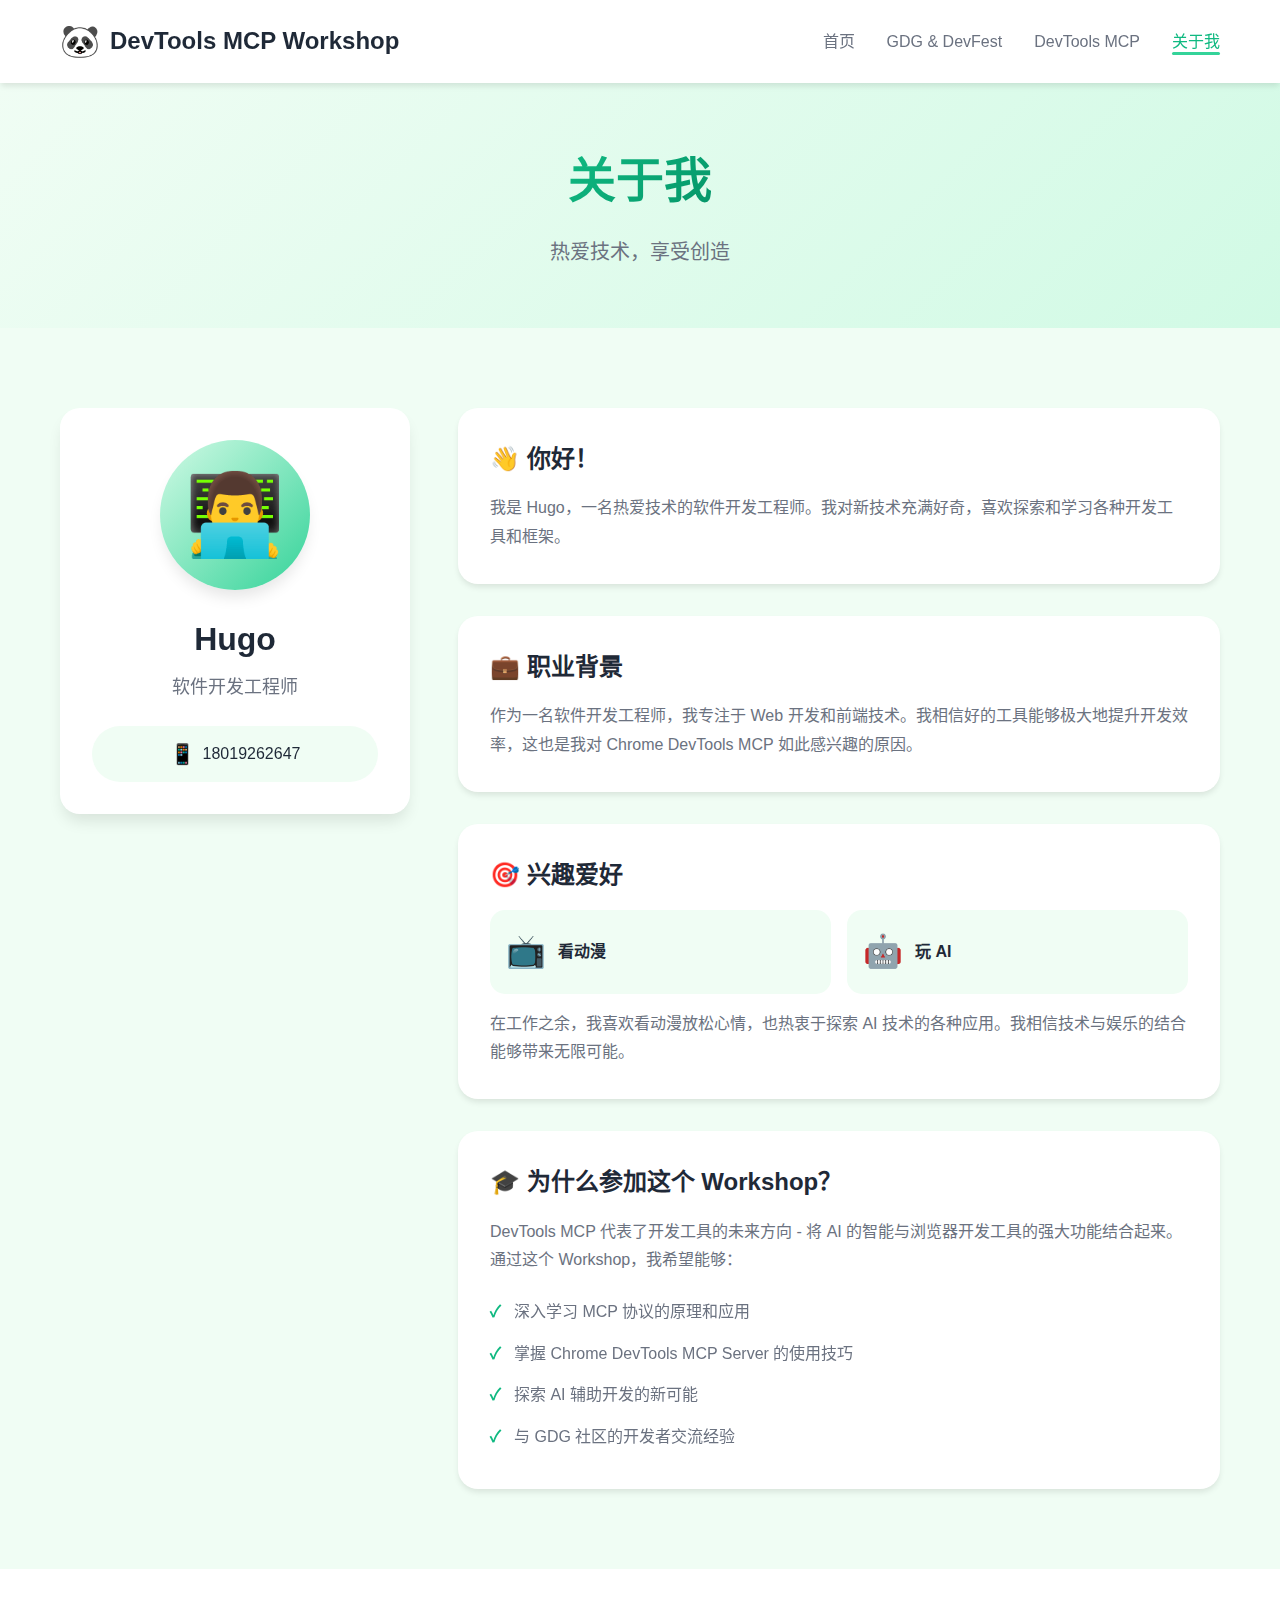
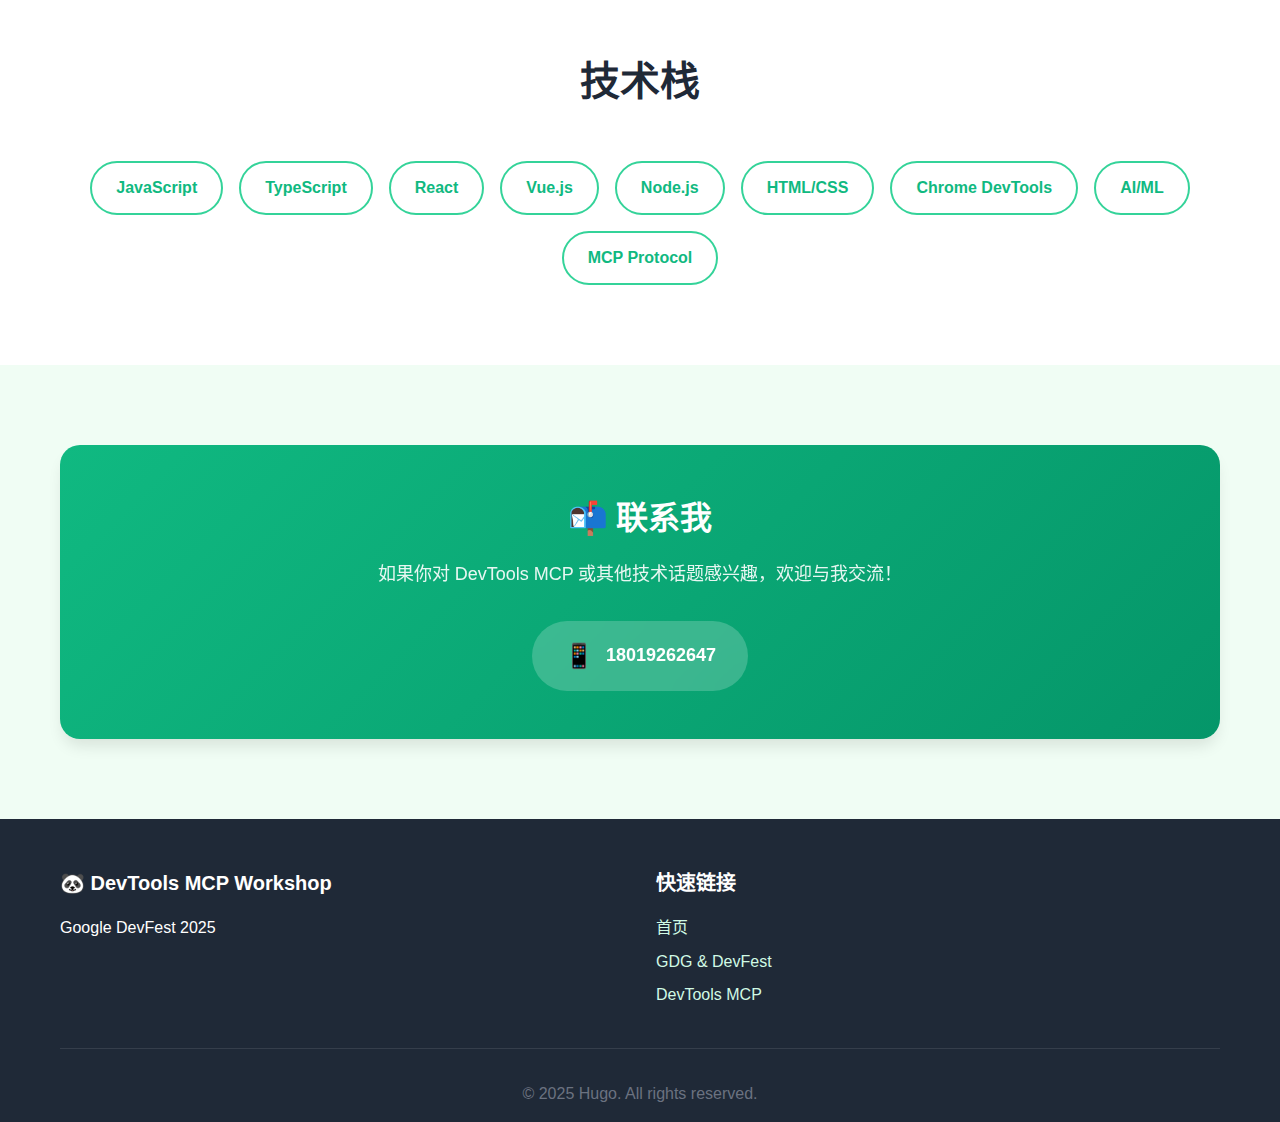
<file: about-me.html>
<!DOCTYPE html>
<html lang="zh-CN">
<head>
    <meta charset="UTF-8">
    <meta name="viewport" content="width=device-width, initial-scale=1.0">
    <title>关于我 - Chrome DevTools MCP Workshop</title>
    <link rel="stylesheet" href="styles.css">
</head>
<body>
    <!-- 导航栏 -->
    <nav class="navbar">
        <div class="container">
            <div class="logo">
                <span class="panda-icon">🐼</span>
                <span class="logo-text">DevTools MCP Workshop</span>
            </div>
            <ul class="nav-links">
                <li><a href="index.html">首页</a></li>
                <li><a href="gdg-devfest.html">GDG & DevFest</a></li>
                <li><a href="devtools-mcp.html">DevTools MCP</a></li>
                <li><a href="about-me.html" class="active">关于我</a></li>
            </ul>
        </div>
    </nav>

    <!-- 页面标题 -->
    <section class="page-header">
        <div class="container">
            <h1 class="page-title">
                <span class="gradient-text">关于我</span>
            </h1>
            <p class="page-subtitle">热爱技术，享受创造</p>
        </div>
    </section>

    <!-- 个人简介 -->
    <section class="content-section">
        <div class="container">
            <div class="profile-container">
                <div class="profile-card">
                    <div class="profile-avatar">
                        <div class="avatar-circle">
                            <span class="avatar-emoji">👨‍💻</span>
                        </div>
                    </div>
                    <h2 class="profile-name">Hugo</h2>
                    <p class="profile-title">软件开发工程师</p>
                    <div class="profile-social">
                        <a href="tel:18019262647" class="social-link">
                            <span class="social-icon">📱</span>
                            <span>18019262647</span>
                        </a>
                    </div>
                </div>
                
                <div class="profile-details">
                    <div class="detail-section">
                        <h3>👋 你好！</h3>
                        <p>我是 Hugo，一名热爱技术的软件开发工程师。我对新技术充满好奇，喜欢探索和学习各种开发工具和框架。</p>
                    </div>
                    
                    <div class="detail-section">
                        <h3>💼 职业背景</h3>
                        <p>作为一名软件开发工程师，我专注于 Web 开发和前端技术。我相信好的工具能够极大地提升开发效率，这也是我对 Chrome DevTools MCP 如此感兴趣的原因。</p>
                    </div>
                    
                    <div class="detail-section">
                        <h3>🎯 兴趣爱好</h3>
                        <div class="hobbies-grid">
                            <div class="hobby-item">
                                <span class="hobby-icon">📺</span>
                                <span class="hobby-text">看动漫</span>
                            </div>
                            <div class="hobby-item">
                                <span class="hobby-icon">🤖</span>
                                <span class="hobby-text">玩 AI</span>
                            </div>
                        </div>
                        <p>在工作之余，我喜欢看动漫放松心情，也热衷于探索 AI 技术的各种应用。我相信技术与娱乐的结合能够带来无限可能。</p>
                    </div>
                    
                    <div class="detail-section">
                        <h3>🎓 为什么参加这个 Workshop？</h3>
                        <p>DevTools MCP 代表了开发工具的未来方向 - 将 AI 的智能与浏览器开发工具的强大功能结合起来。通过这个 Workshop，我希望能够：</p>
                        <ul class="simple-list">
                            <li>深入学习 MCP 协议的原理和应用</li>
                            <li>掌握 Chrome DevTools MCP Server 的使用技巧</li>
                            <li>探索 AI 辅助开发的新可能</li>
                            <li>与 GDG 社区的开发者交流经验</li>
                        </ul>
                    </div>
                </div>
            </div>
        </div>
    </section>

    <!-- 技能标签 -->
    <section class="content-section alt-bg">
        <div class="container">
            <h2 class="section-title">技术栈</h2>
            <div class="tags-container">
                <span class="tag">JavaScript</span>
                <span class="tag">TypeScript</span>
                <span class="tag">React</span>
                <span class="tag">Vue.js</span>
                <span class="tag">Node.js</span>
                <span class="tag">HTML/CSS</span>
                <span class="tag">Chrome DevTools</span>
                <span class="tag">AI/ML</span>
                <span class="tag">MCP Protocol</span>
            </div>
        </div>
    </section>

    <!-- 联系方式 -->
    <section class="content-section">
        <div class="container">
            <div class="contact-box">
                <h2>📬 联系我</h2>
                <p>如果你对 DevTools MCP 或其他技术话题感兴趣，欢迎与我交流！</p>
                <div class="contact-info">
                    <div class="contact-item">
                        <span class="contact-icon">📱</span>
                        <span class="contact-text">18019262647</span>
                    </div>
                </div>
            </div>
        </div>
    </section>

    <!-- 页脚 -->
    <footer class="footer">
        <div class="container">
            <div class="footer-content">
                <div class="footer-section">
                    <h4>🐼 DevTools MCP Workshop</h4>
                    <p>Google DevFest 2025</p>
                </div>
                <div class="footer-section">
                    <h4>快速链接</h4>
                    <ul>
                        <li><a href="index.html">首页</a></li>
                        <li><a href="gdg-devfest.html">GDG & DevFest</a></li>
                        <li><a href="devtools-mcp.html">DevTools MCP</a></li>
                    </ul>
                </div>
            </div>
            <div class="footer-bottom">
                <p>&copy; 2025 Hugo. All rights reserved.</p>
            </div>
        </div>
    </footer>
</body>
</html>
</file>
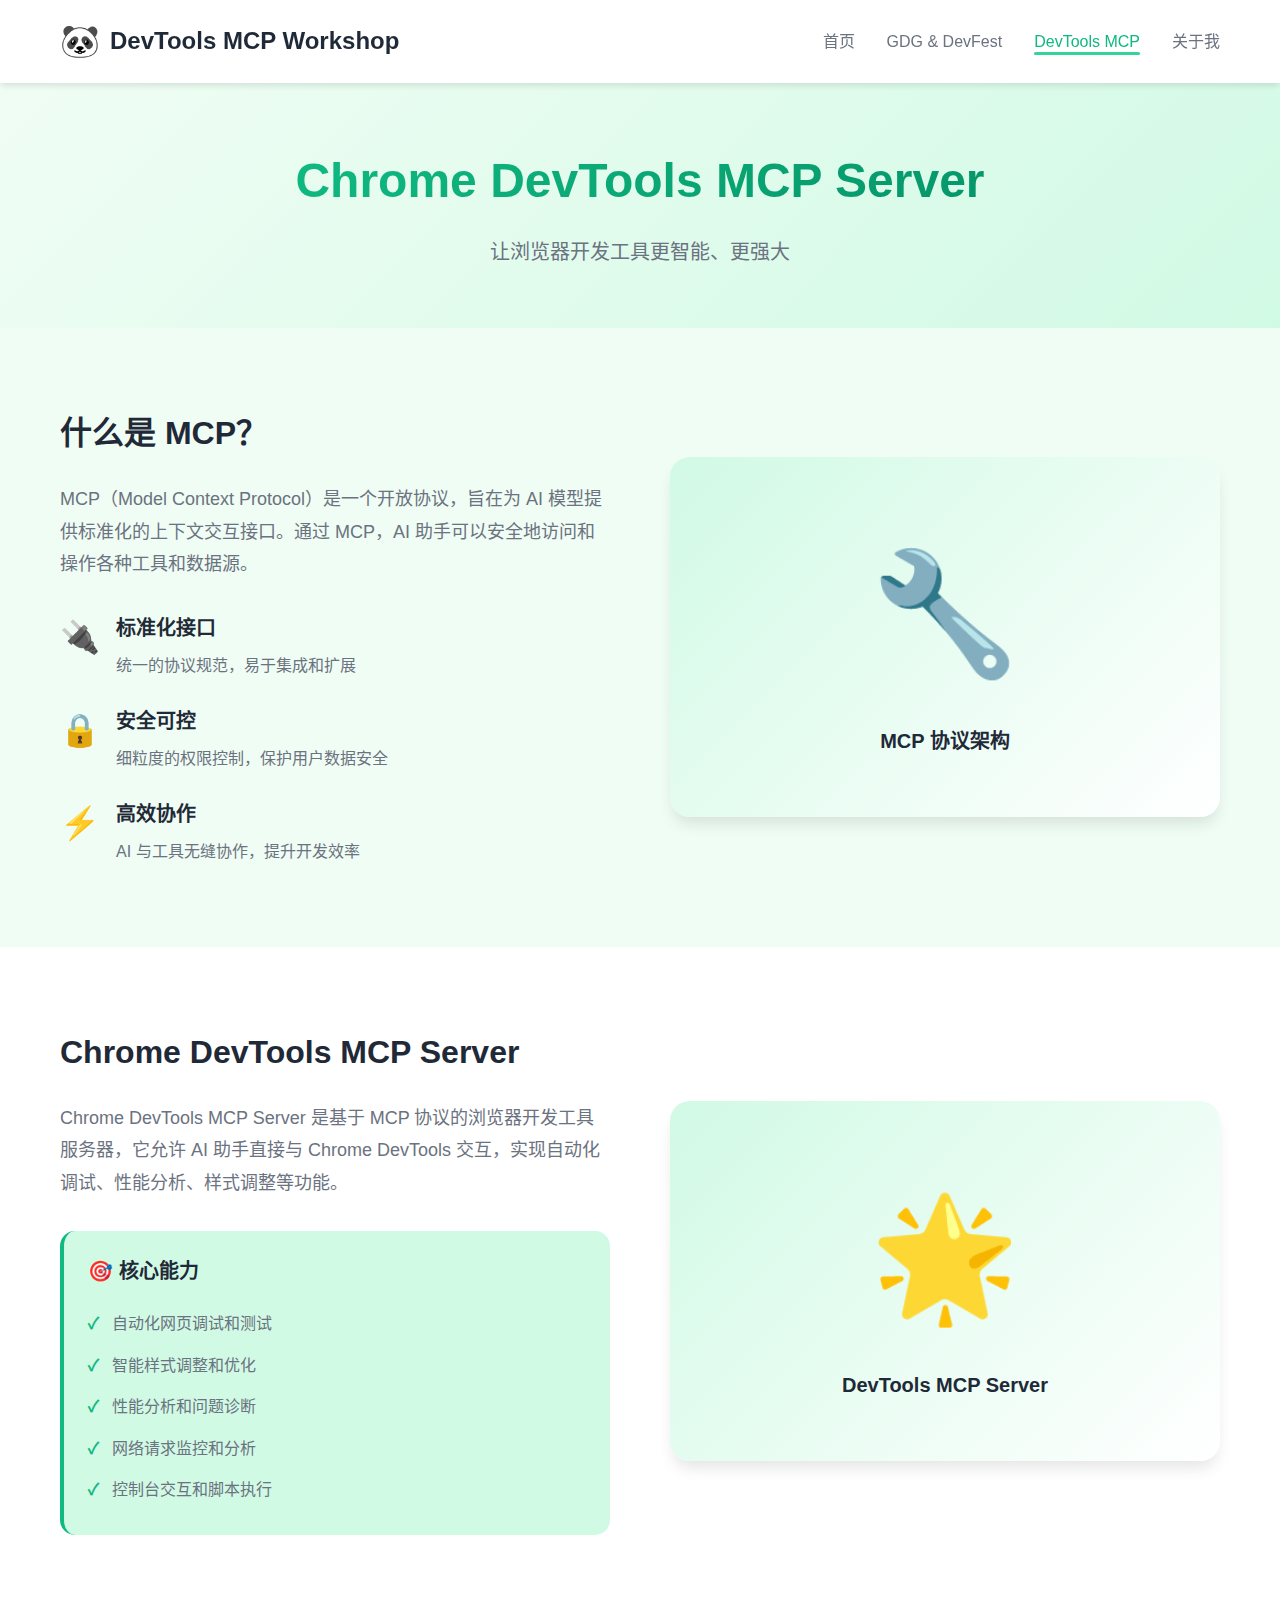
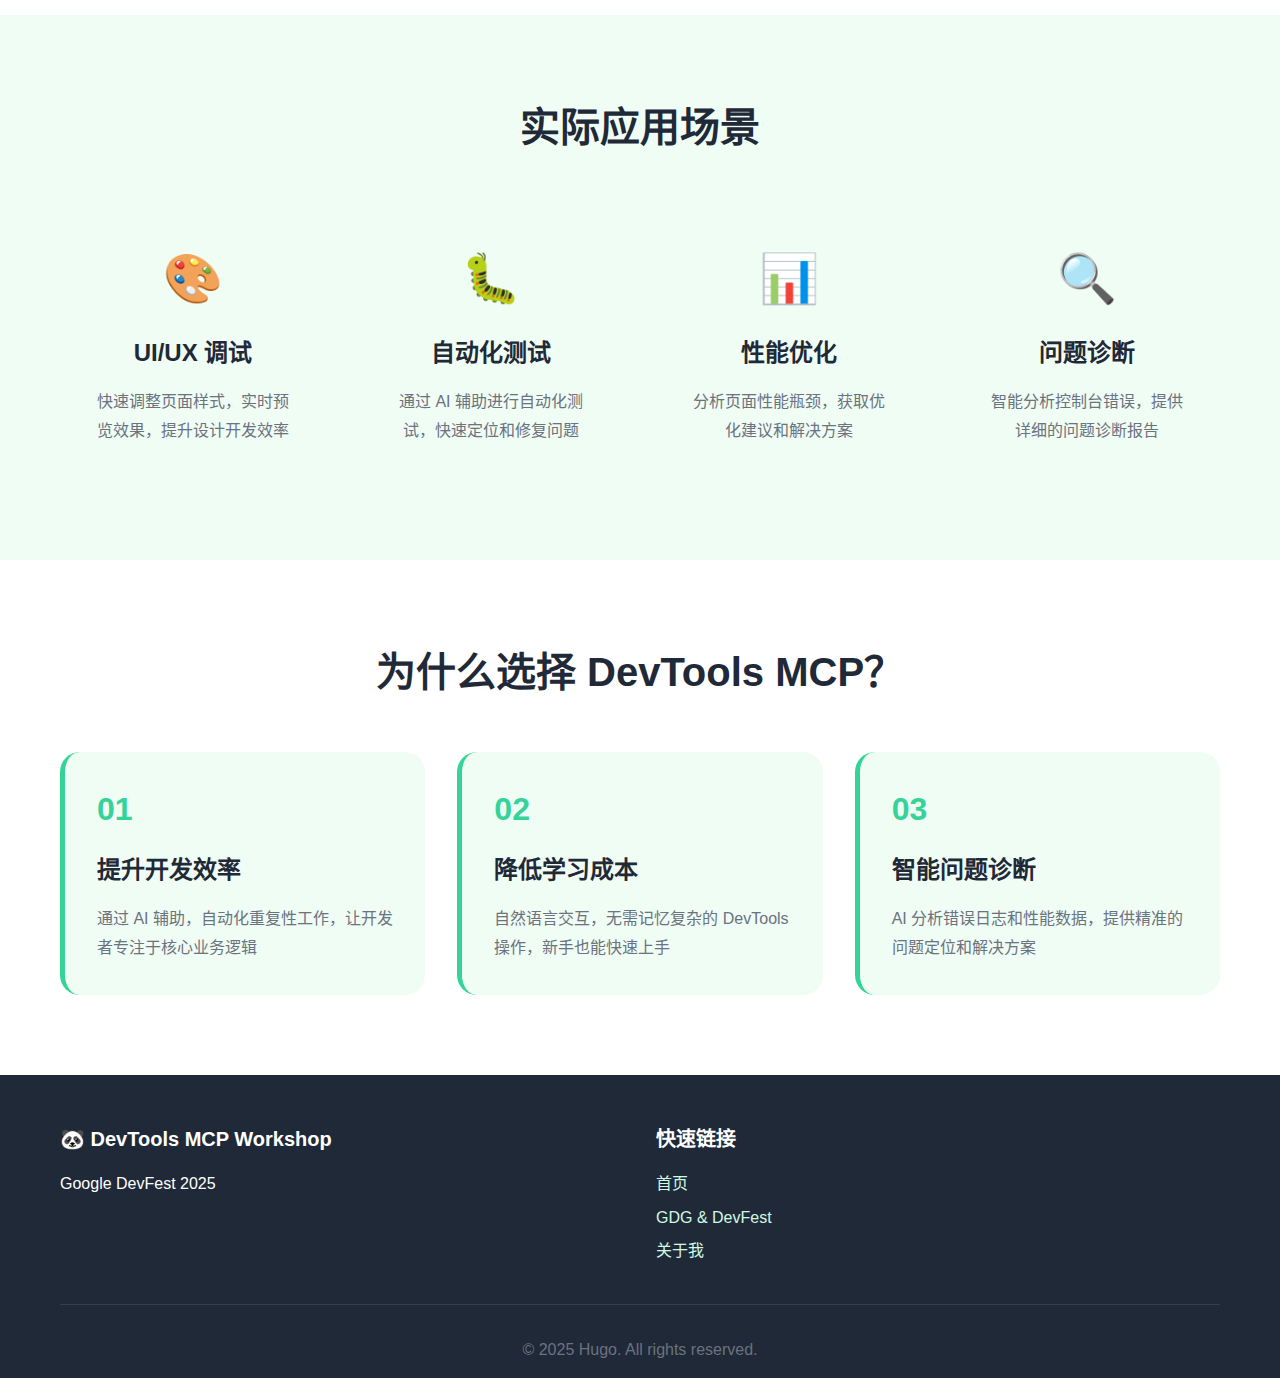
<file: devtools-mcp.html>
<!DOCTYPE html>
<html lang="zh-CN">
<head>
    <meta charset="UTF-8">
    <meta name="viewport" content="width=device-width, initial-scale=1.0">
    <title>DevTools MCP - Chrome DevTools MCP Workshop</title>
    <link rel="stylesheet" href="styles.css">
</head>
<body>
    <!-- 导航栏 -->
    <nav class="navbar">
        <div class="container">
            <div class="logo">
                <span class="panda-icon">🐼</span>
                <span class="logo-text">DevTools MCP Workshop</span>
            </div>
            <ul class="nav-links">
                <li><a href="index.html">首页</a></li>
                <li><a href="gdg-devfest.html">GDG & DevFest</a></li>
                <li><a href="devtools-mcp.html" class="active">DevTools MCP</a></li>
                <li><a href="about-me.html">关于我</a></li>
            </ul>
        </div>
    </nav>

    <!-- 页面标题 -->
    <section class="page-header">
        <div class="container">
            <h1 class="page-title">
                <span class="gradient-text">Chrome DevTools MCP Server</span>
            </h1>
            <p class="page-subtitle">让浏览器开发工具更智能、更强大</p>
        </div>
    </section>

    <!-- MCP 介绍 -->
    <section class="content-section">
        <div class="container">
            <div class="content-grid">
                <div class="content-text">
                    <h2>什么是 MCP？</h2>
                    <p>MCP（Model Context Protocol）是一个开放协议，旨在为 AI 模型提供标准化的上下文交互接口。通过 MCP，AI 助手可以安全地访问和操作各种工具和数据源。</p>
                    <div class="feature-list">
                        <div class="feature-item">
                            <span class="feature-icon">🔌</span>
                            <div>
                                <h4>标准化接口</h4>
                                <p>统一的协议规范，易于集成和扩展</p>
                            </div>
                        </div>
                        <div class="feature-item">
                            <span class="feature-icon">🔒</span>
                            <div>
                                <h4>安全可控</h4>
                                <p>细粒度的权限控制，保护用户数据安全</p>
                            </div>
                        </div>
                        <div class="feature-item">
                            <span class="feature-icon">⚡</span>
                            <div>
                                <h4>高效协作</h4>
                                <p>AI 与工具无缝协作，提升开发效率</p>
                            </div>
                        </div>
                    </div>
                </div>
                <div class="content-image">
                    <div class="image-placeholder">
                        <span class="placeholder-icon">🔧</span>
                        <p>MCP 协议架构</p>
                    </div>
                </div>
            </div>
        </div>
    </section>

    <!-- DevTools MCP Server -->
    <section class="content-section alt-bg">
        <div class="container">
            <div class="content-grid reverse">
                <div class="content-image">
                    <div class="image-placeholder">
                        <span class="placeholder-icon">🌟</span>
                        <p>DevTools MCP Server</p>
                    </div>
                </div>
                <div class="content-text">
                    <h2>Chrome DevTools MCP Server</h2>
                    <p>Chrome DevTools MCP Server 是基于 MCP 协议的浏览器开发工具服务器，它允许 AI 助手直接与 Chrome DevTools 交互，实现自动化调试、性能分析、样式调整等功能。</p>
                    <div class="highlight-box">
                        <h4>🎯 核心能力</h4>
                        <ul class="simple-list">
                            <li>自动化网页调试和测试</li>
                            <li>智能样式调整和优化</li>
                            <li>性能分析和问题诊断</li>
                            <li>网络请求监控和分析</li>
                            <li>控制台交互和脚本执行</li>
                        </ul>
                    </div>
                </div>
            </div>
        </div>
    </section>

    <!-- 使用场景 -->
    <section class="content-section">
        <div class="container">
            <h2 class="section-title">实际应用场景</h2>
            <div class="cards-grid">
                <div class="card">
                    <div class="card-icon">🎨</div>
                    <h3>UI/UX 调试</h3>
                    <p>快速调整页面样式，实时预览效果，提升设计开发效率</p>
                </div>
                <div class="card">
                    <div class="card-icon">🐛</div>
                    <h3>自动化测试</h3>
                    <p>通过 AI 辅助进行自动化测试，快速定位和修复问题</p>
                </div>
                <div class="card">
                    <div class="card-icon">📊</div>
                    <h3>性能优化</h3>
                    <p>分析页面性能瓶颈，获取优化建议和解决方案</p>
                </div>
                <div class="card">
                    <div class="card-icon">🔍</div>
                    <h3>问题诊断</h3>
                    <p>智能分析控制台错误，提供详细的问题诊断报告</p>
                </div>
            </div>
        </div>
    </section>

    <!-- 技术优势 -->
    <section class="content-section alt-bg">
        <div class="container">
            <h2 class="section-title">为什么选择 DevTools MCP？</h2>
            <div class="advantages-grid">
                <div class="advantage-item">
                    <div class="advantage-number">01</div>
                    <h3>提升开发效率</h3>
                    <p>通过 AI 辅助，自动化重复性工作，让开发者专注于核心业务逻辑</p>
                </div>
                <div class="advantage-item">
                    <div class="advantage-number">02</div>
                    <h3>降低学习成本</h3>
                    <p>自然语言交互，无需记忆复杂的 DevTools 操作，新手也能快速上手</p>
                </div>
                <div class="advantage-item">
                    <div class="advantage-number">03</div>
                    <h3>智能问题诊断</h3>
                    <p>AI 分析错误日志和性能数据，提供精准的问题定位和解决方案</p>
                </div>
            </div>
        </div>
    </section>

    <!-- 页脚 -->
    <footer class="footer">
        <div class="container">
            <div class="footer-content">
                <div class="footer-section">
                    <h4>🐼 DevTools MCP Workshop</h4>
                    <p>Google DevFest 2025</p>
                </div>
                <div class="footer-section">
                    <h4>快速链接</h4>
                    <ul>
                        <li><a href="index.html">首页</a></li>
                        <li><a href="gdg-devfest.html">GDG & DevFest</a></li>
                        <li><a href="about-me.html">关于我</a></li>
                    </ul>
                </div>
            </div>
            <div class="footer-bottom">
                <p>&copy; 2025 Hugo. All rights reserved.</p>
            </div>
        </div>
    </footer>
</body>
</html>
</file>
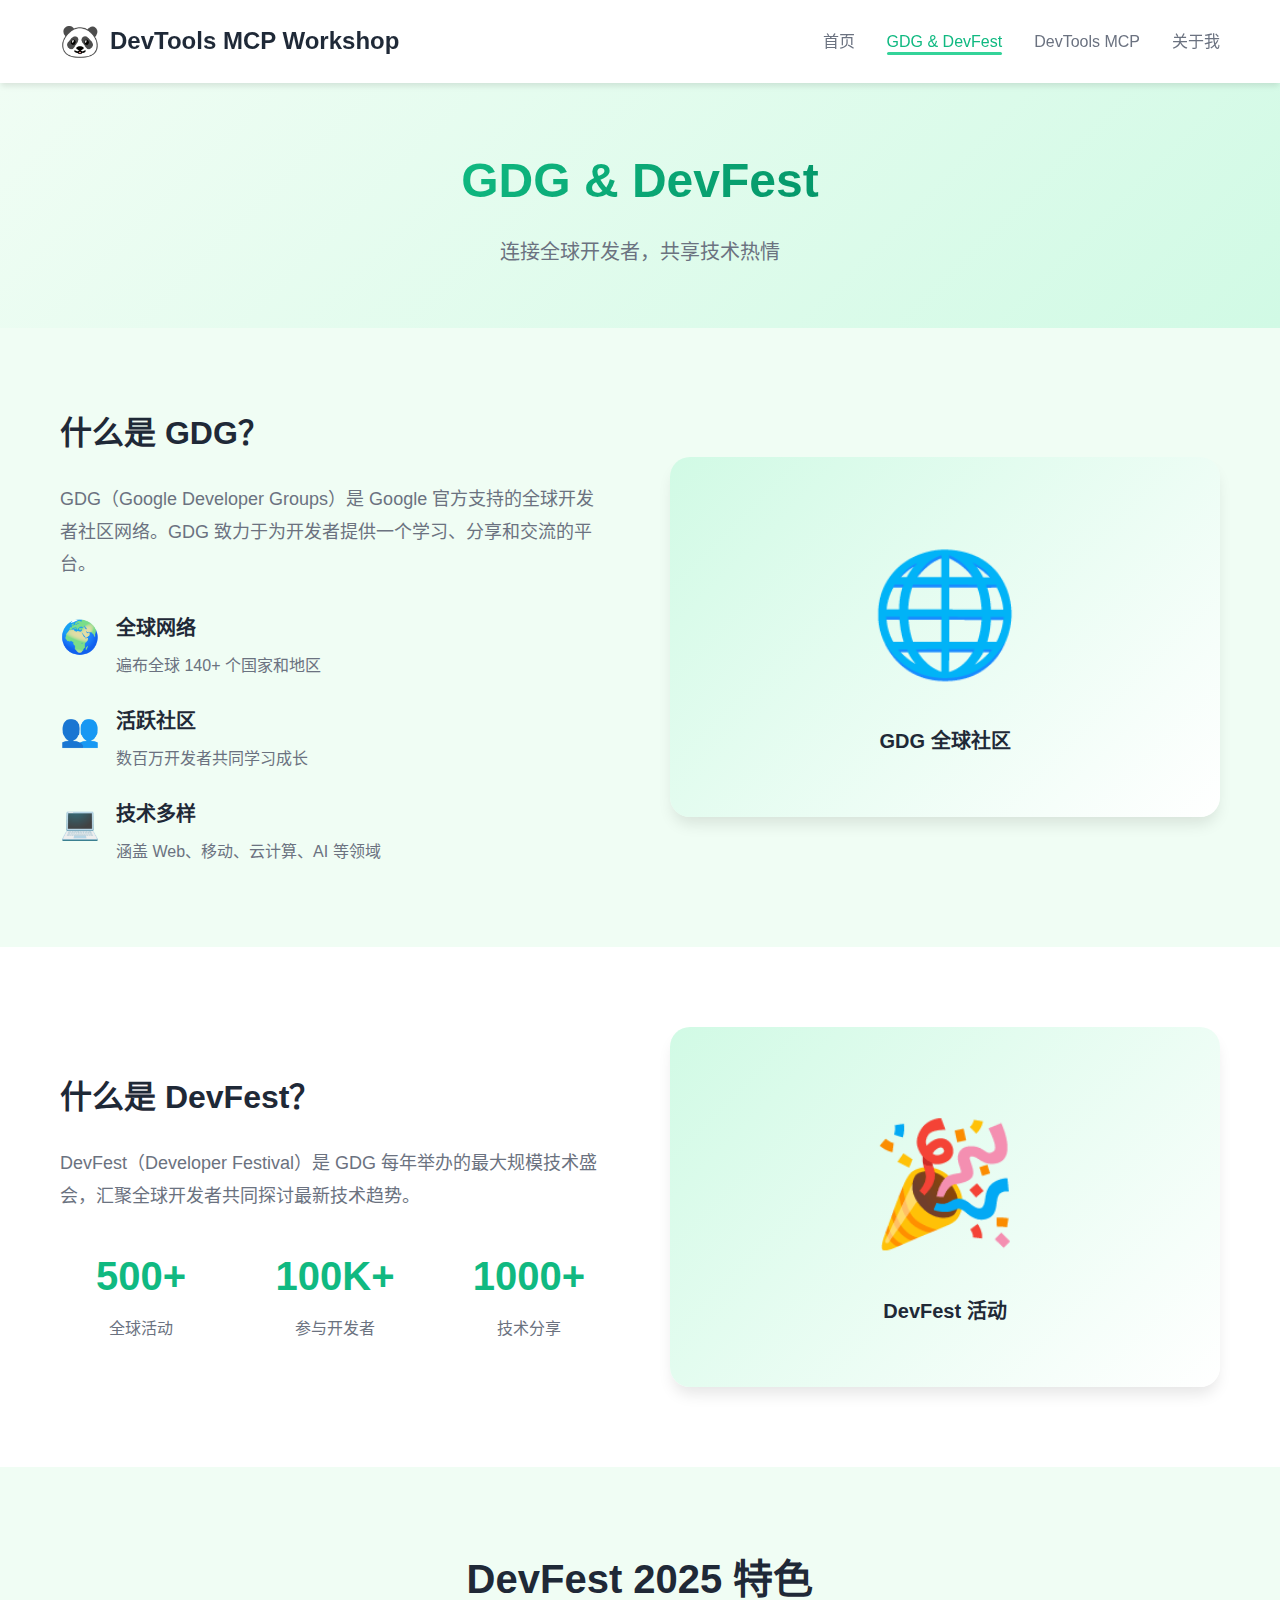
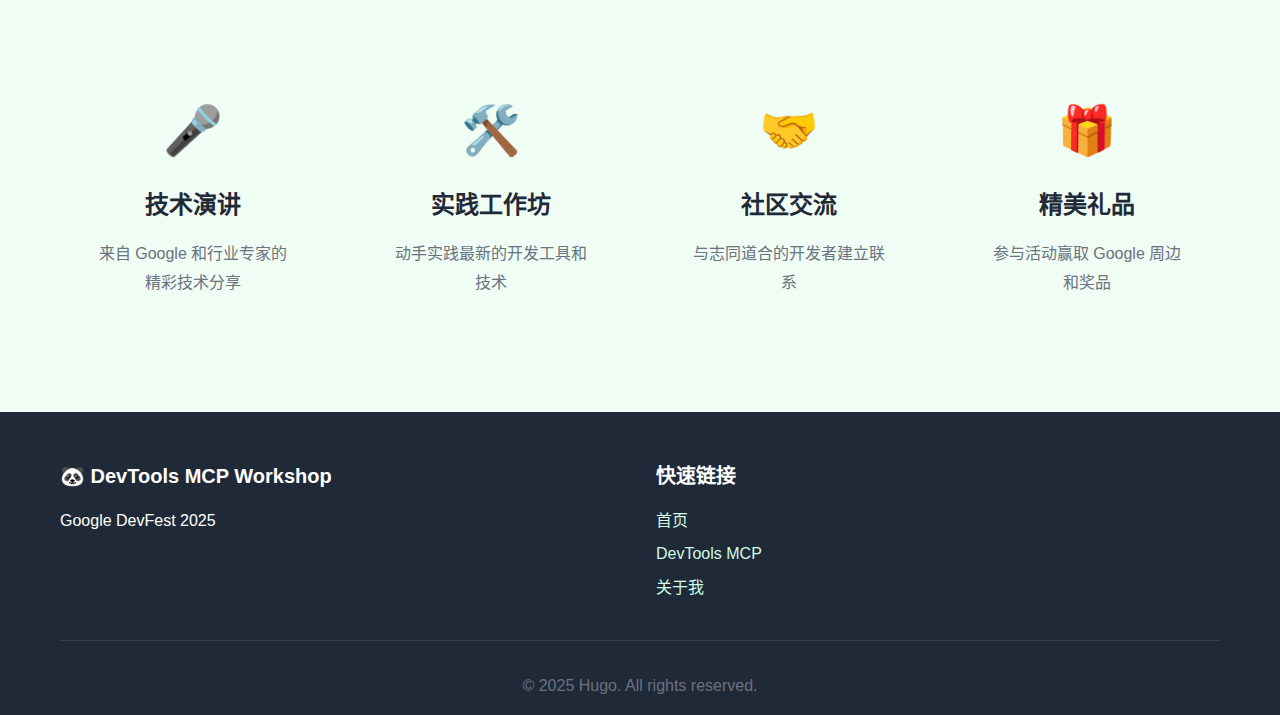
<file: gdg-devfest.html>
<!DOCTYPE html>
<html lang="zh-CN">
<head>
    <meta charset="UTF-8">
    <meta name="viewport" content="width=device-width, initial-scale=1.0">
    <title>GDG & DevFest - Chrome DevTools MCP Workshop</title>
    <link rel="stylesheet" href="styles.css">
</head>
<body>
    <!-- 导航栏 -->
    <nav class="navbar">
        <div class="container">
            <div class="logo">
                <span class="panda-icon">🐼</span>
                <span class="logo-text">DevTools MCP Workshop</span>
            </div>
            <ul class="nav-links">
                <li><a href="index.html">首页</a></li>
                <li><a href="gdg-devfest.html" class="active">GDG & DevFest</a></li>
                <li><a href="devtools-mcp.html">DevTools MCP</a></li>
                <li><a href="about-me.html">关于我</a></li>
            </ul>
        </div>
    </nav>

    <!-- 页面标题 -->
    <section class="page-header">
        <div class="container">
            <h1 class="page-title">
                <span class="gradient-text">GDG & DevFest</span>
            </h1>
            <p class="page-subtitle">连接全球开发者，共享技术热情</p>
        </div>
    </section>

    <!-- GDG 介绍 -->
    <section class="content-section">
        <div class="container">
            <div class="content-grid">
                <div class="content-text">
                    <h2>什么是 GDG？</h2>
                    <p>GDG（Google Developer Groups）是 Google 官方支持的全球开发者社区网络。GDG 致力于为开发者提供一个学习、分享和交流的平台。</p>
                    <div class="feature-list">
                        <div class="feature-item">
                            <span class="feature-icon">🌍</span>
                            <div>
                                <h4>全球网络</h4>
                                <p>遍布全球 140+ 个国家和地区</p>
                            </div>
                        </div>
                        <div class="feature-item">
                            <span class="feature-icon">👥</span>
                            <div>
                                <h4>活跃社区</h4>
                                <p>数百万开发者共同学习成长</p>
                            </div>
                        </div>
                        <div class="feature-item">
                            <span class="feature-icon">💻</span>
                            <div>
                                <h4>技术多样</h4>
                                <p>涵盖 Web、移动、云计算、AI 等领域</p>
                            </div>
                        </div>
                    </div>
                </div>
                <div class="content-image">
                    <div class="image-placeholder">
                        <span class="placeholder-icon">🌐</span>
                        <p>GDG 全球社区</p>
                    </div>
                </div>
            </div>
        </div>
    </section>

    <!-- DevFest 介绍 -->
    <section class="content-section alt-bg">
        <div class="container">
            <div class="content-grid reverse">
                <div class="content-image">
                    <div class="image-placeholder">
                        <span class="placeholder-icon">🎉</span>
                        <p>DevFest 活动</p>
                    </div>
                </div>
                <div class="content-text">
                    <h2>什么是 DevFest？</h2>
                    <p>DevFest（Developer Festival）是 GDG 每年举办的最大规模技术盛会，汇聚全球开发者共同探讨最新技术趋势。</p>
                    <div class="stats-grid">
                        <div class="stat-item">
                            <div class="stat-number">500+</div>
                            <div class="stat-label">全球活动</div>
                        </div>
                        <div class="stat-item">
                            <div class="stat-number">100K+</div>
                            <div class="stat-label">参与开发者</div>
                        </div>
                        <div class="stat-item">
                            <div class="stat-number">1000+</div>
                            <div class="stat-label">技术分享</div>
                        </div>
                    </div>
                </div>
            </div>
        </div>
    </section>

    <!-- DevFest 特色 -->
    <section class="content-section">
        <div class="container">
            <h2 class="section-title">DevFest 2025 特色</h2>
            <div class="cards-grid">
                <div class="card">
                    <div class="card-icon">🎤</div>
                    <h3>技术演讲</h3>
                    <p>来自 Google 和行业专家的精彩技术分享</p>
                </div>
                <div class="card">
                    <div class="card-icon">🛠️</div>
                    <h3>实践工作坊</h3>
                    <p>动手实践最新的开发工具和技术</p>
                </div>
                <div class="card">
                    <div class="card-icon">🤝</div>
                    <h3>社区交流</h3>
                    <p>与志同道合的开发者建立联系</p>
                </div>
                <div class="card">
                    <div class="card-icon">🎁</div>
                    <h3>精美礼品</h3>
                    <p>参与活动赢取 Google 周边和奖品</p>
                </div>
            </div>
        </div>
    </section>

    <!-- 页脚 -->
    <footer class="footer">
        <div class="container">
            <div class="footer-content">
                <div class="footer-section">
                    <h4>🐼 DevTools MCP Workshop</h4>
                    <p>Google DevFest 2025</p>
                </div>
                <div class="footer-section">
                    <h4>快速链接</h4>
                    <ul>
                        <li><a href="index.html">首页</a></li>
                        <li><a href="devtools-mcp.html">DevTools MCP</a></li>
                        <li><a href="about-me.html">关于我</a></li>
                    </ul>
                </div>
            </div>
            <div class="footer-bottom">
                <p>&copy; 2025 Hugo. All rights reserved.</p>
            </div>
        </div>
    </footer>
</body>
</html>
</file>
<file: styles.css>
/* 全局样式 */
* {
    margin: 0;
    padding: 0;
    box-sizing: border-box;
}

:root {
    --primary-green: #34D399;
    --secondary-green: #10B981;
    --dark-green: #059669;
    --light-green: #D1FAE5;
    --bg-light: #F0FDF4;
    --text-dark: #1F2937;
    --text-gray: #6B7280;
    --white: #FFFFFF;
    --shadow: 0 4px 6px -1px rgba(0, 0, 0, 0.1);
    --shadow-lg: 0 10px 15px -3px rgba(0, 0, 0, 0.1);
}

body {
    font-family: -apple-system, BlinkMacSystemFont, 'Segoe UI', 'PingFang SC', 'Hiragino Sans GB', 'Microsoft YaHei', sans-serif;
    line-height: 1.6;
    color: var(--text-dark);
    background-color: var(--bg-light);
}

.container {
    max-width: 1200px;
    margin: 0 auto;
    padding: 0 20px;
}

/* 导航栏 */
.navbar {
    background: var(--white);
    box-shadow: var(--shadow);
    position: sticky;
    top: 0;
    z-index: 100;
}

.navbar .container {
    display: flex;
    justify-content: space-between;
    align-items: center;
    padding: 1rem 20px;
}

.logo {
    display: flex;
    align-items: center;
    gap: 10px;
    font-size: 1.5rem;
    font-weight: bold;
    color: var(--text-dark);
}

.panda-icon {
    font-size: 2rem;
    animation: bounce 2s infinite;
}

@keyframes bounce {
    0%, 100% { transform: translateY(0); }
    50% { transform: translateY(-10px); }
}

.nav-links {
    display: flex;
    list-style: none;
    gap: 2rem;
}

.nav-links a {
    text-decoration: none;
    color: var(--text-gray);
    font-weight: 500;
    transition: color 0.3s;
    position: relative;
}

.nav-links a:hover,
.nav-links a.active {
    color: var(--secondary-green);
}

.nav-links a.active::after {
    content: '';
    position: absolute;
    bottom: -5px;
    left: 0;
    width: 100%;
    height: 3px;
    background: var(--primary-green);
    border-radius: 2px;
}

/* 主横幅 */
.hero {
    padding: 80px 0;
    background: linear-gradient(135deg, var(--bg-light) 0%, var(--light-green) 100%);
}

.hero-content {
    display: grid;
    grid-template-columns: 1fr 1fr;
    gap: 60px;
    align-items: center;
}

.hero-title {
    font-size: 3.5rem;
    font-weight: 800;
    line-height: 1.2;
    margin-bottom: 1rem;
}

.gradient-text {
    background: linear-gradient(135deg, var(--secondary-green) 0%, var(--dark-green) 100%);
    -webkit-background-clip: text;
    -webkit-text-fill-color: transparent;
    background-clip: text;
}

.hero-subtitle {
    font-size: 1.5rem;
    color: var(--text-gray);
    margin-bottom: 2rem;
}

.hero-info {
    display: flex;
    gap: 2rem;
    margin-bottom: 2rem;
    flex-wrap: wrap;
}

.info-item {
    display: flex;
    align-items: center;
    gap: 0.5rem;
    background: var(--white);
    padding: 0.75rem 1.5rem;
    border-radius: 50px;
    box-shadow: var(--shadow);
}

.icon {
    font-size: 1.25rem;
}

.hero-buttons {
    display: flex;
    gap: 1rem;
}

.btn {
    padding: 1rem 2rem;
    border-radius: 50px;
    text-decoration: none;
    font-weight: 600;
    transition: all 0.3s;
    display: inline-block;
}

.btn-primary {
    background: var(--secondary-green);
    color: var(--white);
    box-shadow: var(--shadow);
}

.btn-primary:hover {
    background: var(--dark-green);
    transform: translateY(-2px);
    box-shadow: var(--shadow-lg);
}

.btn-secondary {
    background: var(--white);
    color: var(--secondary-green);
    border: 2px solid var(--secondary-green);
}

.btn-secondary:hover {
    background: var(--secondary-green);
    color: var(--white);
}

/* 熊猫插图 */
.panda-illustration {
    position: relative;
    display: flex;
    justify-content: center;
    align-items: center;
}

.panda-circle {
    width: 300px;
    height: 300px;
    background: linear-gradient(135deg, var(--light-green) 0%, var(--white) 100%);
    border-radius: 50%;
    display: flex;
    justify-content: center;
    align-items: center;
    font-size: 150px;
    box-shadow: var(--shadow-lg);
    animation: float 3s ease-in-out infinite;
}

@keyframes float {
    0%, 100% { transform: translateY(0px); }
    50% { transform: translateY(-20px); }
}

.floating-elements {
    position: absolute;
    width: 100%;
    height: 100%;
}

.float-item {
    position: absolute;
    font-size: 2rem;
    animation: orbit 4s linear infinite;
}

.float-item:nth-child(1) {
    top: 10%;
    left: 10%;
    animation-delay: 0s;
}

.float-item:nth-child(2) {
    top: 70%;
    right: 10%;
    animation-delay: 1.3s;
}

.float-item:nth-child(3) {
    bottom: 10%;
    left: 20%;
    animation-delay: 2.6s;
}

@keyframes orbit {
    0%, 100% { transform: translate(0, 0); }
    25% { transform: translate(10px, -10px); }
    50% { transform: translate(0, -20px); }
    75% { transform: translate(-10px, -10px); }
}

/* 亮点卡片 */
.highlights {
    padding: 80px 0;
    background: var(--white);
}

.section-title {
    text-align: center;
    font-size: 2.5rem;
    font-weight: 700;
    margin-bottom: 3rem;
    color: var(--text-dark);
}

.cards-grid {
    display: grid;
    grid-template-columns: repeat(auto-fit, minmax(250px, 1fr));
    gap: 2rem;
}

.card {
    background: var(--bg-light);
    padding: 2rem;
    border-radius: 20px;
    text-align: center;
    transition: all 0.3s;
    border: 2px solid transparent;
}

.card:hover {
    transform: translateY(-10px);
    box-shadow: var(--shadow-lg);
    border-color: var(--primary-green);
}

.card-icon {
    font-size: 3rem;
    margin-bottom: 1rem;
}

.card h3 {
    font-size: 1.5rem;
    margin-bottom: 1rem;
    color: var(--text-dark);
}

.card p {
    color: var(--text-gray);
    line-height: 1.8;
}

/* 学习内容 */
.learning-content {
    padding: 80px 0;
    background: var(--bg-light);
}

.content-list {
    max-width: 800px;
    margin: 0 auto;
}

.content-item {
    display: flex;
    gap: 2rem;
    margin-bottom: 3rem;
    background: var(--white);
    padding: 2rem;
    border-radius: 20px;
    box-shadow: var(--shadow);
    transition: all 0.3s;
}

.content-item:hover {
    transform: translateX(10px);
    box-shadow: var(--shadow-lg);
}

.item-number {
    font-size: 3rem;
    font-weight: 800;
    color: var(--primary-green);
    min-width: 80px;
}

.item-content h3 {
    font-size: 1.5rem;
    margin-bottom: 0.5rem;
    color: var(--text-dark);
}

.item-content p {
    color: var(--text-gray);
    line-height: 1.8;
}

/* 页脚 */
.footer {
    background: var(--text-dark);
    color: var(--white);
    padding: 3rem 0 1rem;
}

.footer-content {
    display: grid;
    grid-template-columns: repeat(auto-fit, minmax(250px, 1fr));
    gap: 2rem;
    margin-bottom: 2rem;
}

.footer-section h4 {
    margin-bottom: 1rem;
    font-size: 1.25rem;
}

.footer-section ul {
    list-style: none;
}

.footer-section ul li {
    margin-bottom: 0.5rem;
}

.footer-section a {
    color: var(--light-green);
    text-decoration: none;
    transition: color 0.3s;
}

.footer-section a:hover {
    color: var(--primary-green);
}

.footer-bottom {
    text-align: center;
    padding-top: 2rem;
    border-top: 1px solid rgba(255, 255, 255, 0.1);
    color: var(--text-gray);
}

/* 页面标题 */
.page-header {
    padding: 60px 0;
    background: linear-gradient(135deg, var(--bg-light) 0%, var(--light-green) 100%);
    text-align: center;
}

.page-title {
    font-size: 3rem;
    font-weight: 800;
    margin-bottom: 1rem;
}

.page-subtitle {
    font-size: 1.25rem;
    color: var(--text-gray);
}

/* 内容区域 */
.content-section {
    padding: 80px 0;
}

.content-section.alt-bg {
    background: var(--white);
}

.content-grid {
    display: grid;
    grid-template-columns: 1fr 1fr;
    gap: 60px;
    align-items: center;
}

.content-grid.reverse {
    direction: rtl;
}

.content-grid.reverse > * {
    direction: ltr;
}

.content-text h2 {
    font-size: 2rem;
    margin-bottom: 1.5rem;
    color: var(--text-dark);
}

.content-text p {
    font-size: 1.125rem;
    line-height: 1.8;
    color: var(--text-gray);
    margin-bottom: 2rem;
}

.feature-list {
    display: flex;
    flex-direction: column;
    gap: 1.5rem;
}

.feature-item {
    display: flex;
    gap: 1rem;
    align-items: flex-start;
}

.feature-icon {
    font-size: 2rem;
    flex-shrink: 0;
}

.feature-item h4 {
    font-size: 1.25rem;
    margin-bottom: 0.5rem;
    color: var(--text-dark);
}

.feature-item p {
    margin: 0;
    font-size: 1rem;
}

.image-placeholder {
    background: linear-gradient(135deg, var(--light-green) 0%, var(--white) 100%);
    border-radius: 20px;
    padding: 60px;
    text-align: center;
    box-shadow: var(--shadow-lg);
}

.placeholder-icon {
    font-size: 120px;
    display: block;
    margin-bottom: 1rem;
}

.image-placeholder p {
    font-size: 1.25rem;
    color: var(--text-dark);
    font-weight: 600;
    margin: 0;
}

/* 统计数据 */
.stats-grid {
    display: grid;
    grid-template-columns: repeat(3, 1fr);
    gap: 2rem;
}

.stat-item {
    text-align: center;
}

.stat-number {
    font-size: 2.5rem;
    font-weight: 800;
    color: var(--secondary-green);
    margin-bottom: 0.5rem;
}

.stat-label {
    font-size: 1rem;
    color: var(--text-gray);
}

/* 高亮框 */
.highlight-box {
    background: var(--light-green);
    padding: 1.5rem;
    border-radius: 15px;
    border-left: 4px solid var(--secondary-green);
}

.highlight-box h4 {
    font-size: 1.25rem;
    margin-bottom: 1rem;
    color: var(--text-dark);
}

.simple-list {
    list-style: none;
    padding: 0;
}

.simple-list li {
    padding: 0.5rem 0;
    padding-left: 1.5rem;
    position: relative;
    color: var(--text-gray);
}

.simple-list li::before {
    content: '✓';
    position: absolute;
    left: 0;
    color: var(--secondary-green);
    font-weight: bold;
}

/* 优势网格 */
.advantages-grid {
    display: grid;
    grid-template-columns: repeat(auto-fit, minmax(300px, 1fr));
    gap: 2rem;
}

.advantage-item {
    background: var(--bg-light);
    padding: 2rem;
    border-radius: 20px;
    border-left: 5px solid var(--primary-green);
    transition: all 0.3s;
}

.advantage-item:hover {
    transform: translateY(-5px);
    box-shadow: var(--shadow-lg);
}

.advantage-number {
    font-size: 2rem;
    font-weight: 800;
    color: var(--primary-green);
    margin-bottom: 1rem;
}

.advantage-item h3 {
    font-size: 1.5rem;
    margin-bottom: 1rem;
    color: var(--text-dark);
}

.advantage-item p {
    color: var(--text-gray);
    line-height: 1.8;
    margin: 0;
}

/* 个人资料 */
.profile-container {
    display: grid;
    grid-template-columns: 350px 1fr;
    gap: 3rem;
    align-items: start;
}

.profile-card {
    background: var(--white);
    padding: 2rem;
    border-radius: 20px;
    box-shadow: var(--shadow-lg);
    text-align: center;
    position: sticky;
    top: 100px;
}

.profile-avatar {
    margin-bottom: 1.5rem;
}

.avatar-circle {
    width: 150px;
    height: 150px;
    margin: 0 auto;
    background: linear-gradient(135deg, var(--light-green) 0%, var(--primary-green) 100%);
    border-radius: 50%;
    display: flex;
    justify-content: center;
    align-items: center;
    box-shadow: var(--shadow-lg);
}

.avatar-emoji {
    font-size: 80px;
}

.profile-name {
    font-size: 2rem;
    font-weight: 700;
    margin-bottom: 0.5rem;
    color: var(--text-dark);
}

.profile-title {
    font-size: 1.125rem;
    color: var(--text-gray);
    margin-bottom: 1.5rem;
}

.profile-social {
    display: flex;
    flex-direction: column;
    gap: 1rem;
}

.social-link {
    display: flex;
    align-items: center;
    justify-content: center;
    gap: 0.5rem;
    padding: 0.75rem 1.5rem;
    background: var(--bg-light);
    border-radius: 50px;
    text-decoration: none;
    color: var(--text-dark);
    transition: all 0.3s;
}

.social-link:hover {
    background: var(--primary-green);
    color: var(--white);
    transform: translateY(-2px);
}

.social-icon {
    font-size: 1.25rem;
}

.profile-details {
    display: flex;
    flex-direction: column;
    gap: 2rem;
}

.detail-section {
    background: var(--white);
    padding: 2rem;
    border-radius: 20px;
    box-shadow: var(--shadow);
}

.detail-section h3 {
    font-size: 1.5rem;
    margin-bottom: 1rem;
    color: var(--text-dark);
}

.detail-section p {
    color: var(--text-gray);
    line-height: 1.8;
    margin-bottom: 1rem;
}

.detail-section p:last-child {
    margin-bottom: 0;
}

/* 爱好网格 */
.hobbies-grid {
    display: grid;
    grid-template-columns: repeat(2, 1fr);
    gap: 1rem;
    margin-bottom: 1rem;
}

.hobby-item {
    display: flex;
    align-items: center;
    gap: 0.75rem;
    padding: 1rem;
    background: var(--bg-light);
    border-radius: 15px;
    transition: all 0.3s;
}

.hobby-item:hover {
    transform: scale(1.05);
    box-shadow: var(--shadow);
}

.hobby-icon {
    font-size: 2rem;
}

.hobby-text {
    font-weight: 600;
    color: var(--text-dark);
}

/* 标签容器 */
.tags-container {
    display: flex;
    flex-wrap: wrap;
    gap: 1rem;
    justify-content: center;
}

.tag {
    padding: 0.75rem 1.5rem;
    background: var(--white);
    border: 2px solid var(--primary-green);
    border-radius: 50px;
    color: var(--secondary-green);
    font-weight: 600;
    transition: all 0.3s;
}

.tag:hover {
    background: var(--secondary-green);
    color: var(--white);
    transform: translateY(-3px);
    box-shadow: var(--shadow);
}

/* 联系框 */
.contact-box {
    background: linear-gradient(135deg, var(--secondary-green) 0%, var(--dark-green) 100%);
    color: var(--white);
    padding: 3rem;
    border-radius: 20px;
    text-align: center;
    box-shadow: var(--shadow-lg);
}

.contact-box h2 {
    font-size: 2rem;
    margin-bottom: 1rem;
}

.contact-box p {
    font-size: 1.125rem;
    margin-bottom: 2rem;
    opacity: 0.9;
}

.contact-info {
    display: flex;
    justify-content: center;
    gap: 2rem;
    flex-wrap: wrap;
}

.contact-item {
    display: flex;
    align-items: center;
    gap: 0.75rem;
    padding: 1rem 2rem;
    background: rgba(255, 255, 255, 0.2);
    border-radius: 50px;
    backdrop-filter: blur(10px);
}

.contact-icon {
    font-size: 1.5rem;
}

.contact-text {
    font-size: 1.125rem;
    font-weight: 600;
}

/* 响应式设计 */
@media (max-width: 768px) {
    .hero-content {
        grid-template-columns: 1fr;
        text-align: center;
    }

    .hero-title {
        font-size: 2.5rem;
    }

    .nav-links {
        gap: 1rem;
        font-size: 0.9rem;
    }

    .panda-circle {
        width: 200px;
        height: 200px;
        font-size: 100px;
    }

    .hero-buttons {
        justify-content: center;
    }

    .content-grid {
        grid-template-columns: 1fr;
    }

    .stats-grid {
        grid-template-columns: 1fr;
    }

    .page-title {
        font-size: 2rem;
    }

    .profile-container {
        grid-template-columns: 1fr;
    }

    .profile-card {
        position: static;
    }

    .hobbies-grid {
        grid-template-columns: 1fr;
    }
}
</file>
